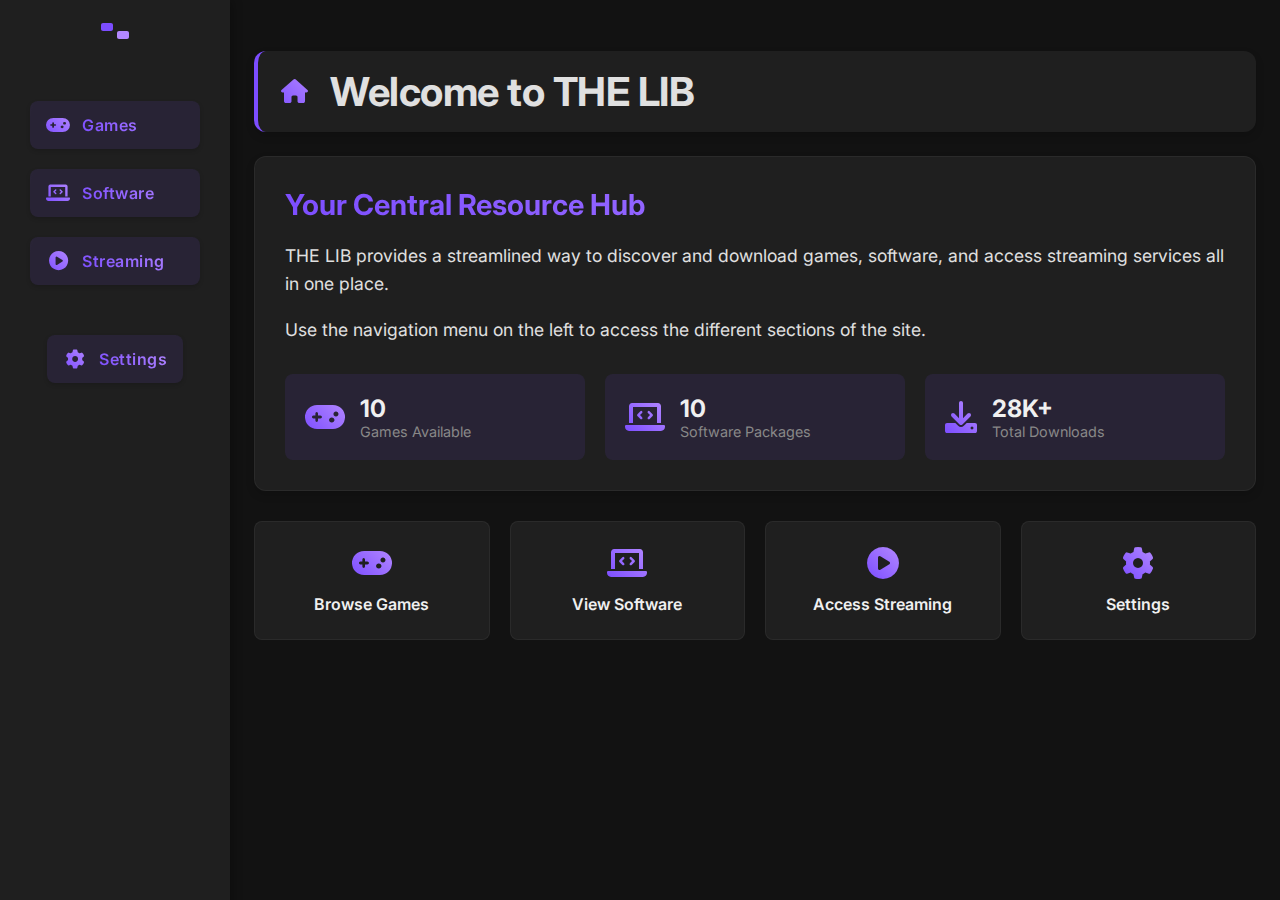
<file: index.html>
<!DOCTYPE html>
<html lang="en">
<head>
    <meta charset="UTF-8">
    <meta name="viewport" content="width=device-width, initial-scale=1.0">
    <title>THE LIB - Home</title>
    <meta name="description" content="Your ultimate repository for games, software, and streaming resources.">
    <link rel="stylesheet" href="css/styles.css">
    <link href="https://fonts.googleapis.com/css2?family=Inter:wght@400;600;700;800&display=swap" rel="stylesheet">
    <link rel="stylesheet" href="https://cdnjs.cloudflare.com/ajax/libs/font-awesome/6.0.0/css/all.min.css">
    <link rel="icon" type="image/x-icon" href="assets/images/favicon.ico">
    <script src="js/error-handler.js"></script>
</head>
<body>
    <div class="sidebar" role="navigation" aria-label="Main navigation">
        <a href="index.html" class="logo-container">
            <img src="assets/images/logo.svg" alt="THE LIB" class="site-logo">
            <h2>THE LIB</h2>
        </a>
        <ul>
            <li><a href="games.html">
                <i class="fas fa-gamepad menu-icon" aria-hidden="true"></i>
                <span>Games</span>
            </a></li>
            <li><a href="software.html">
                <i class="fas fa-laptop-code menu-icon" aria-hidden="true"></i>
                <span>Software</span>
            </a></li>
            <li><a href="streaming.html">
                <i class="fas fa-play-circle menu-icon" aria-hidden="true"></i>
                <span>Streaming</span>
            </a></li>
        </ul>
        <div class="settings-link">
            <a href="settings.html">
                <i class="fas fa-cog menu-icon" aria-hidden="true"></i>
                <span>Settings</span>
            </a>
        </div>
    </div>
    <div class="content">
        <h1><i class="fas fa-home"></i> Welcome to THE LIB</h1>
        
        <div class="welcome-section">
            <div class="welcome-text">
                <h2>Your Central Resource Hub</h2>
                <p>THE LIB provides a streamlined way to discover and download games, software, and access streaming services all in one place.</p>
                <p>Use the navigation menu on the left to access the different sections of the site.</p>
            </div>
            
            <div class="stats-panel">
                <div class="stat-item">
                    <i class="fas fa-gamepad"></i>
                    <div class="stat-info">
                        <span class="stat-number">124</span>
                        <span class="stat-label">Games Available</span>
                    </div>
                </div>
                <div class="stat-item">
                    <i class="fas fa-laptop-code"></i>
                    <div class="stat-info">
                        <span class="stat-number">86</span>
                        <span class="stat-label">Software Packages</span>
                    </div>
                </div>
                <div class="stat-item">
                    <i class="fas fa-download"></i>
                    <div class="stat-info">
                        <span class="stat-number">28K+</span>
                        <span class="stat-label">Total Downloads</span>
                    </div>
                </div>
            </div>
        </div>
        
        <div class="quick-links">
            <a href="games.html" class="quick-link">
                <i class="fas fa-gamepad"></i>
                <span>Browse Games</span>
            </a>
            <a href="software.html" class="quick-link">
                <i class="fas fa-laptop-code"></i>
                <span>View Software</span>
            </a>
            <a href="streaming.html" class="quick-link">
                <i class="fas fa-play-circle"></i>
                <span>Access Streaming</span>
            </a>
            <a href="settings.html" class="quick-link">
                <i class="fas fa-cog"></i>
                <span>Settings</span>
            </a>
        </div>
    </div>
    <script src="js/app.js" defer></script>
    <script src="js/animation-utils.js" defer></script>
    <script>
    document.addEventListener('DOMContentLoaded', async () => {
        try {
            const gamesResponse = await fetch('data/games.json');
            const softwareResponse = await fetch('data/software.json');
            
            if (gamesResponse.ok && softwareResponse.ok) {
                const gamesData = await gamesResponse.json();
                const softwareData = await softwareResponse.json();
                
                // Update stats counts
                const gameCountElement = document.querySelector('.stat-item:nth-child(1) .stat-number');
                const softwareCountElement = document.querySelector('.stat-item:nth-child(2) .stat-number');
                
                if (gameCountElement && gamesData.games) {
                    gameCountElement.textContent = gamesData.games.length;
                }
                
                if (softwareCountElement && softwareData.software) {
                    softwareCountElement.textContent = softwareData.software.length;
                }
            }
        } catch (error) {
            console.error('Error loading data for stats:', error);
        }
    });
    </script>
</body>
</html>
</file>
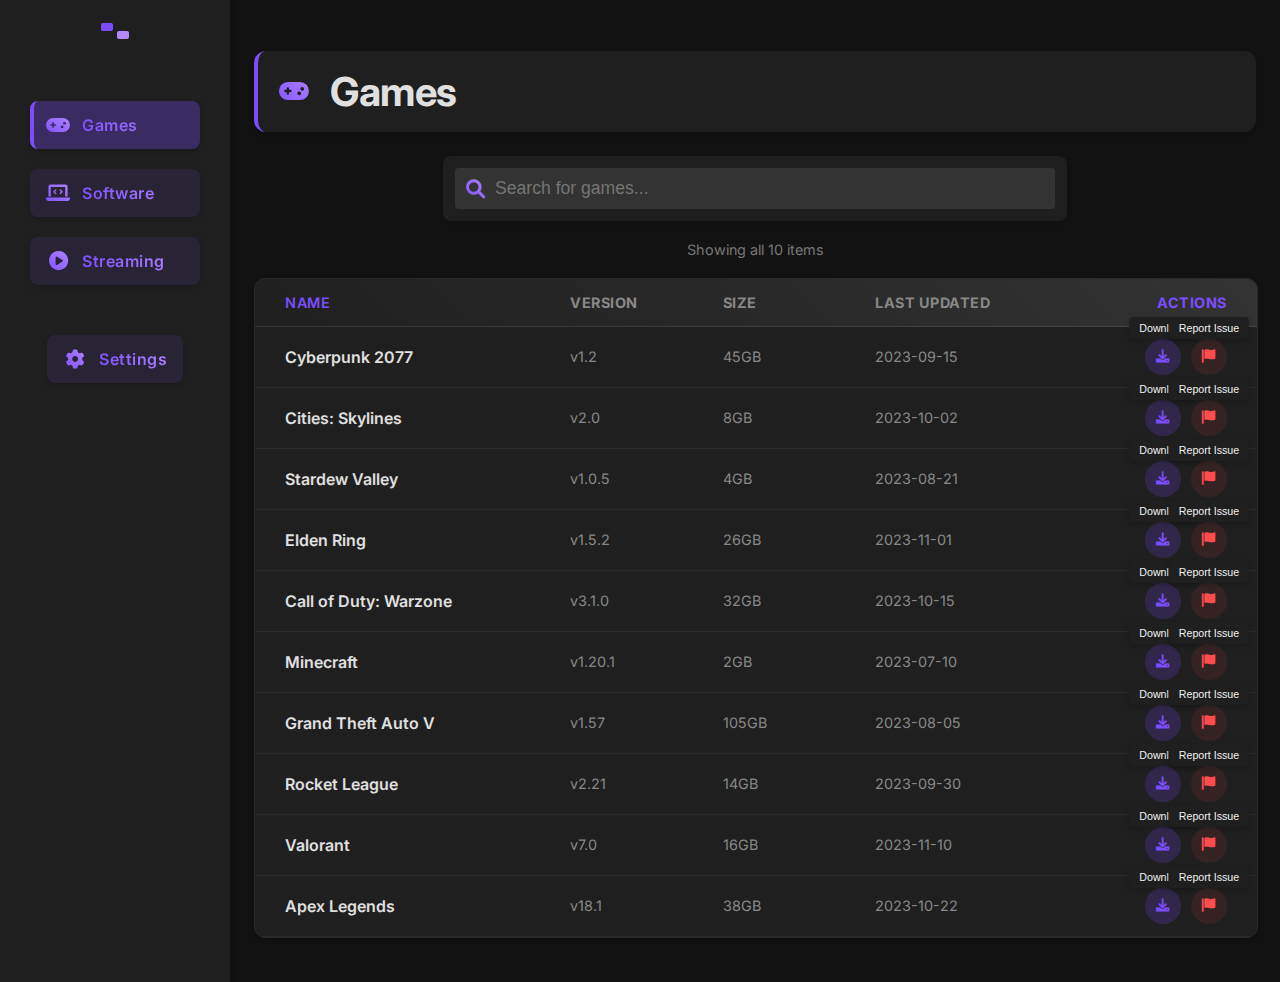
<file: games.html>
<!DOCTYPE html>
<html lang="en">
<head>
    <meta charset="UTF-8">
    <meta name="viewport" content="width=device-width, initial-scale=1.0">
    <title>THE LIB - Games</title>
    <link rel="stylesheet" href="css/styles.css">
    <link href="https://fonts.googleapis.com/css2?family=Inter:wght@400;600;700;800&display=swap" rel="stylesheet">
    <link rel="stylesheet" href="https://cdnjs.cloudflare.com/ajax/libs/font-awesome/6.0.0/css/all.min.css">
    <link rel="icon" type="image/x-icon" href="assets/images/favicon.ico">
    <meta name="description" content="Browse and discover a variety of games in THE LIB.">
    <script src="js/error-handler.js"></script>
</head>
<body>
    <div class="sidebar" role="navigation" aria-label="Main navigation">
        <a href="index.html" class="logo-container">
            <img src="assets/images/logo.svg" alt="THE LIB" class="site-logo">
            <h2>THE LIB</h2>
        </a>
        <ul>
            <li><a href="games.html">
                <i class="fas fa-gamepad menu-icon"></i>
                <span>Games</span>
            </a></li>
            <li><a href="software.html">
                <i class="fas fa-laptop-code menu-icon"></i>
                <span>Software</span>
            </a></li>
            <li><a href="streaming.html">
                <i class="fas fa-play-circle menu-icon"></i>
                <span>Streaming</span>
            </a></li>
        </ul>
        <div class="settings-link">
            <a href="settings.html">
                <i class="fas fa-cog"></i>
                <span>Settings</span>
            </a>
        </div>
    </div>
    <div class="content">
        <h1><i class="fas fa-gamepad menu-icon" aria-hidden="true"></i> Games</h1>
        
        <div class="search-container">
            <div class="search-icon">
                <i class="fas fa-search menu-icon" aria-hidden="true"></i>
            </div>
            <input type="text" id="search-input" class="search-input" 
                   placeholder="Search for games..." aria-label="Search games">
        </div>

        <div class="items-list games-list">
            <div class="list-header">
                <div class="list-column name-column">Name</div>
                <div class="list-column version-column">Version</div>
                <div class="list-column size-column">Size</div>
                <div class="list-column date-column">Last Updated</div>
                <div class="list-column actions-column">Actions</div>
            </div>
            <!-- Data will be loaded dynamically -->
            <div class="loading-spinner">
                <i class="fas fa-spinner fa-pulse"></i>
                <span>Loading games...</span>
            </div>
        </div>
    </div>
    <script src="js/app.js" defer></script>
    <script src="js/modal.js" defer></script>
    <script src="js/data-loader.js" defer></script>
    <script src="js/animation-utils.js" defer></script>
    <script src="js/search.js" defer></script>
</body>
</html>
</file>
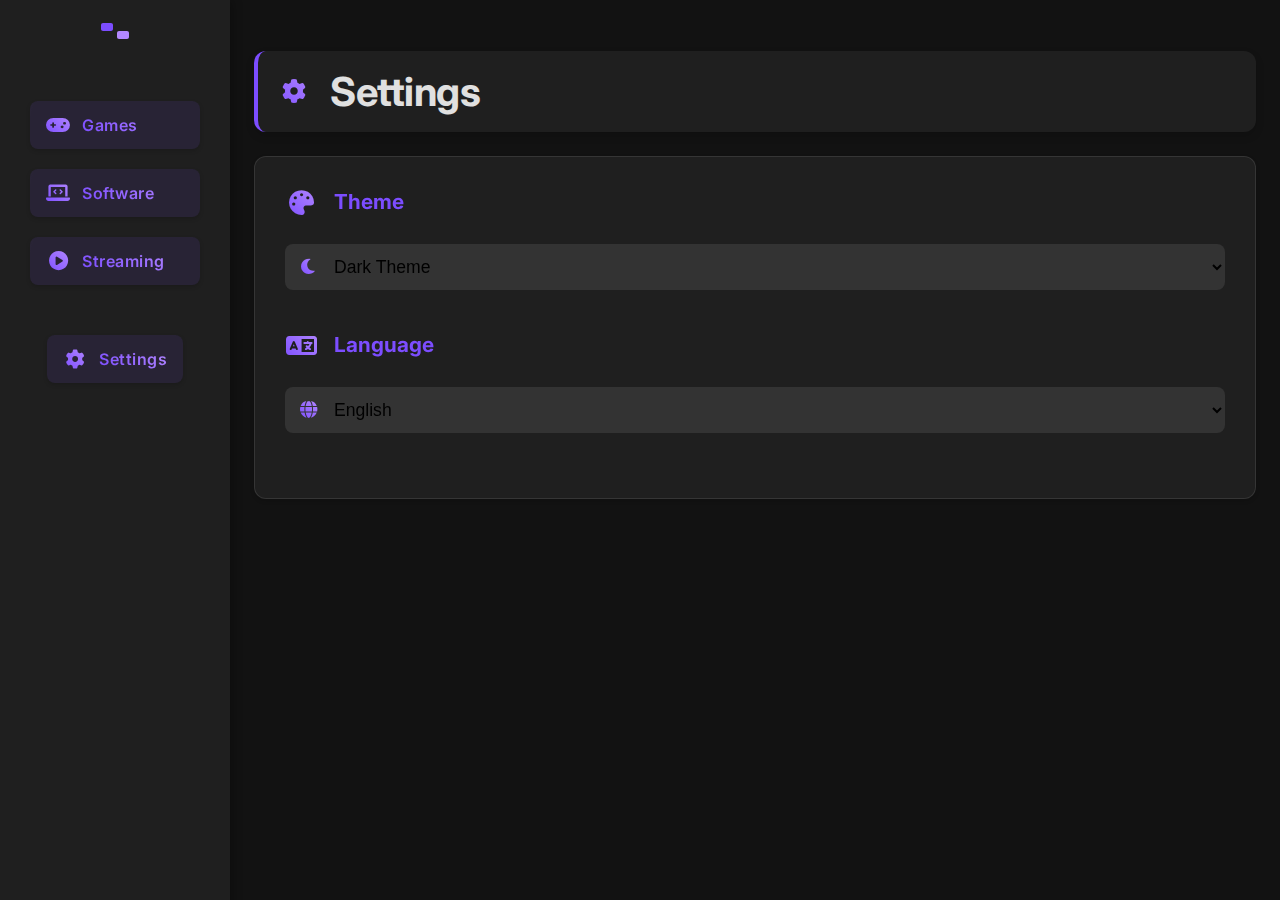
<file: settings.html>
<!DOCTYPE html>
<html lang="en">
<head>
    <meta charset="UTF-8">
    <meta name="viewport" content="width=device-width, initial-scale=1.0">
    <title>THE LIB - Settings</title>
    <link rel="stylesheet" href="css/styles.css">
    <link href="https://fonts.googleapis.com/css2?family=Inter:wght@400;600;700;800&display=swap" rel="stylesheet">
    <link rel="stylesheet" href="https://cdnjs.cloudflare.com/ajax/libs/font-awesome/6.0.0/css/all.min.css">
    <link rel="icon" type="image/x-icon" href="assets/images/favicon.ico">
    <meta name="description" content="Adjust your preferences in THE LIB settings.">
</head>
<body>
    <div class="sidebar" role="navigation" aria-label="Main navigation">
        <a href="index.html" class="logo-container">
            <img src="assets/images/logo.svg" alt="THE LIB" class="site-logo">
            <h2>THE LIB</h2>
        </a>
        <ul>
            <li><a href="games.html">
                <i class="fas fa-gamepad menu-icon"></i>
                <span>Games</span>
            </a></li>
            <li><a href="software.html">
                <i class="fas fa-laptop-code menu-icon"></i>
                <span>Software</span>
            </a></li>
            <li><a href="streaming.html">
                <i class="fas fa-play-circle menu-icon"></i>
                <span>Streaming</span>
            </a></li>
        </ul>
        <div class="settings-link">
            <a href="settings.html">
                <i class="fas fa-cog"></i>
                <span>Settings</span>
            </a>
        </div>
    </div>
    <div class="content">
        <h1><i class="fas fa-cog menu-icon" aria-hidden="true"></i> Settings</h1>

        <div class="settings-section">
            <h2><i class="fas fa-palette menu-icon" aria-hidden="true"></i> Theme</h2>
            <div class="select-container">
                <i class="fas fa-moon select-icon" aria-hidden="true"></i>
                <select id="theme-select" class="settings-select" aria-label="Select theme">
                    <option value="dark">Dark Theme</option>
                    <option value="light">Light Theme</option>
                </select>
            </div>

            <h2><i class="fas fa-language"></i> Language</h2>
            <div class="select-container">
                <i class="fas fa-globe select-icon"></i>
                <select id="language-select" class="settings-select">
                    <option value="en">English</option>
                    <option value="fr">Français</option>
                    <option value="es">Español</option>
                    <option value="de">Deutsch</option>
                </select>
            </div>
        </div>
    </div>
    <script src="js/utils.js" defer></script>
    <script src="js/settings.js" defer></script>
    <script src="js/animation-utils.js" defer></script>
</body>
</html>
</file>
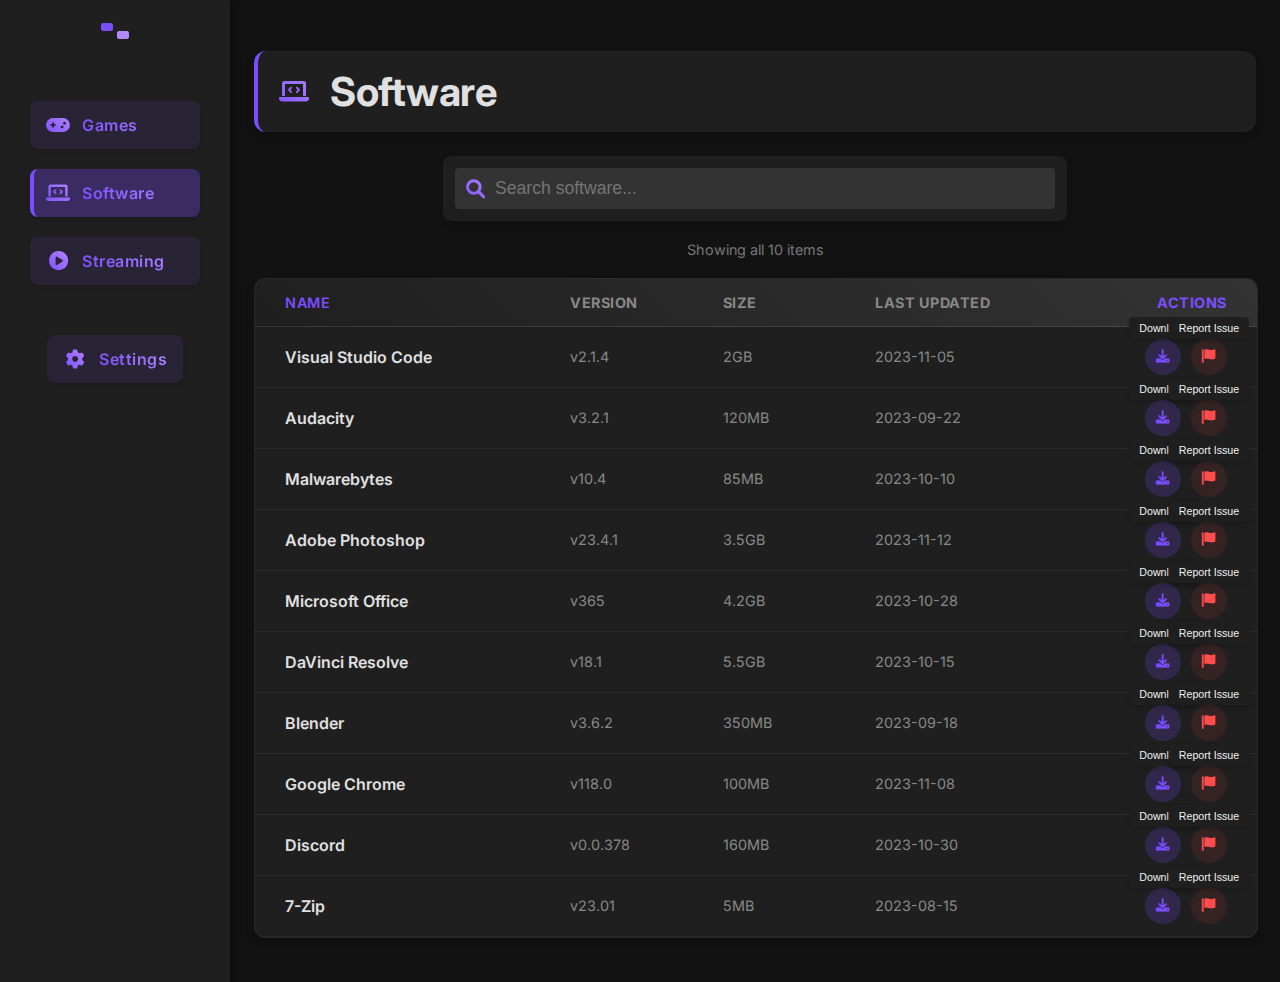
<file: software.html>
<!DOCTYPE html>
<html lang="en">
<head>
    <meta charset="UTF-8">
    <meta name="viewport" content="width=device-width, initial-scale=1.0">
    <title>THE LIB - Software</title>
    <meta name="description" content="Find useful software tools in THE LIB.">
    <link rel="stylesheet" href="css/styles.css">
    <link href="https://fonts.googleapis.com/css2?family=Inter:wght@400;600;700;800&display=swap" rel="stylesheet">
    <link rel="stylesheet" href="https://cdnjs.cloudflare.com/ajax/libs/font-awesome/6.0.0/css/all.min.css">
    <link rel="icon" type="image/x-icon" href="assets/images/favicon.ico">
    <script src="js/error-handler.js"></script>
</head>
<body>
    <div class="sidebar" role="navigation" aria-label="Main navigation">
        <a href="index.html" class="logo-container">
            <img src="assets/images/logo.svg" alt="THE LIB" class="site-logo">
            <h2>THE LIB</h2>
        </a>
        <ul>
            <li><a href="games.html">
                <i class="fas fa-gamepad menu-icon"></i>
                <span>Games</span>
            </a></li>
            <li><a href="software.html">
                <i class="fas fa-laptop-code menu-icon"></i>
                <span>Software</span>
            </a></li>
            <li><a href="streaming.html">
                <i class="fas fa-play-circle menu-icon"></i>
                <span>Streaming</span>
            </a></li>
        </ul>
        <div class="settings-link">
            <a href="settings.html">
                <i class="fas fa-cog"></i>
                <span>Settings</span>
            </a>
        </div>
    </div>
    <div class="content">
        <h1><i class="fas fa-laptop-code"></i> Software</h1>
        
        <div class="search-container">
            <div class="search-icon">
                <i class="fas fa-search"></i>
            </div>
            <input type="text" id="search-input" class="search-input" 
                   placeholder="Search software..." aria-label="Search for software">
        </div>

        <div class="items-list software-list">
            <div class="list-header">
                <div class="list-column name-column">Name</div>
                <div class="list-column version-column">Version</div>
                <div class="list-column size-column">Size</div>
                <div class="list-column date-column">Last Updated</div>
                <div class="list-column actions-column">Actions</div>
            </div>
            <!-- Data will be loaded dynamically -->
            <div class="loading-spinner">
                <i class="fas fa-spinner fa-pulse"></i>
                <span>Loading software...</span>
            </div>
        </div>
    </div>
    <script src="js/app.js" defer></script>
    <script src="js/modal.js" defer></script>
    <script src="js/data-loader.js" defer></script>
    <script src="js/animation-utils.js" defer></script>
    <script src="js/search.js" defer></script>
</body>
</html>
</file>
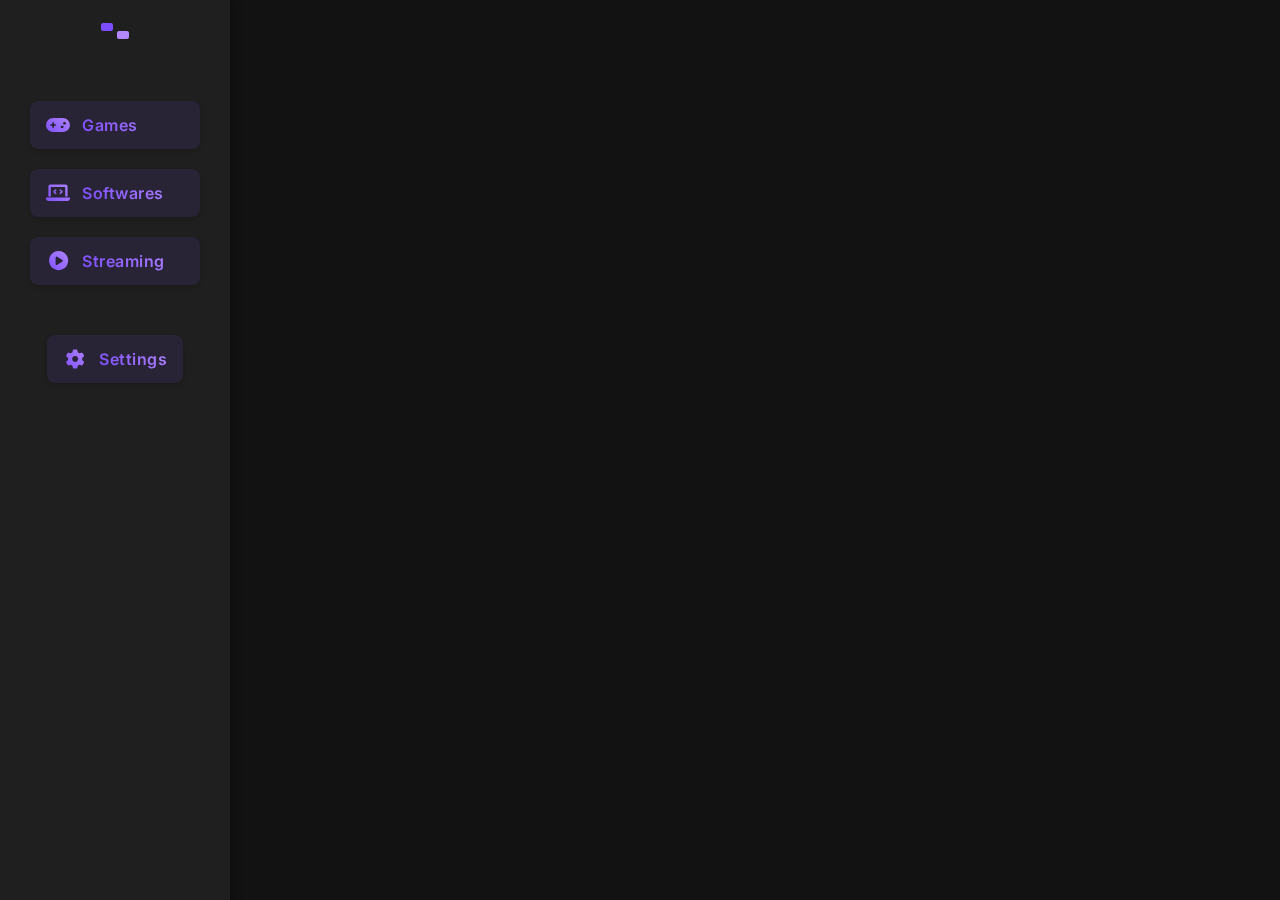
<file: softwares.html>
<!DOCTYPE html>
<html lang="en">
<head>
    <meta charset="UTF-8">
    <meta name="viewport" content="width=device-width, initial-scale=1.0">
    <title>THE LIB - Software</title>
    <meta name="description" content="Find useful software tools in THE LIB.">
    <link rel="stylesheet" href="css/styles.css">
    <link href="https://fonts.googleapis.com/css2?family=Inter:wght@400;600;700;800&display=swap" rel="stylesheet">
    <link rel="stylesheet" href="https://cdnjs.cloudflare.com/ajax/libs/font-awesome/6.0.0/css/all.min.css">
    <link rel="icon" type="image/x-icon" href="assets/images/favicon.ico">
</head>
<body>
    <div class="sidebar" role="navigation" aria-label="Main navigation">
        <a href="index.html" class="logo-container">
            <img src="assets/images/logo.svg" alt="THE LIB" class="site-logo">
            <h2>THE LIB</h2>
        </a>
        <ul>
            <li><a href="games.html">
                <i class="fas fa-gamepad menu-icon"></i>
                <span>Games</span>
            </a></li>
            <li><a href="softwares.html">
                <i class="fas fa-laptop-code menu-icon"></i>
                <span>Softwares</span>
            </a></li>
            <li><a href="streaming.html">
                <i class="fas fa-play-circle menu-icon"></i>
                <span>Streaming</span>
            </a></li>
        </ul>
        <div class="settings-link">
            <a href="settings.html">
                <i class="fas fa-cog"></i>
                <span>Settings</span>
            </a>
        </div>
    </div>
    <div class="content">
        <h1><i class="fas fa-laptop-code"></i> Software</h1>
        
        <div class="search-container">
            <div class="search-icon">
                <i class="fas fa-search"></i>
            </div>
            <input type="text" id="search-input" class="search-input" 
                   placeholder="Search software..." onkeyup="searchItems()">
        </div>

        <div class="card-grid">
            <div class="software-card">
                <div class="software-image">
                    <i class="fas fa-cube"></i>
                    <div class="software-overlay">
                        <span class="tag">Utility</span>
                        <span class="version">v1.0.0</span>
                    </div>
                </div>
                <div class="title-overlay">
                    <h3>Software 1</h3>
                </div>
            </div>
        </div>
    </div>
    <script src="js/search.js" defer></script>
    <script src="js/modal.js" defer></script>
</body>
</html>
</file>
<file: css/styles.css>
:root {
    /* Couleurs */
    --primary-color: #7c4dff;
    --hover-color: #9575ff;
    --bg-dark: #121212;
    --bg-darker: #1f1f1f;
    --text-light: #f0f0f0;
    --accent-gradient: linear-gradient(45deg, #7c4dff, #b388ff);
    
    /* Espacements */
    --spacing-xs: 4px;
    --spacing-sm: 8px;
    --spacing-md: 12px;
    --spacing-lg: 16px;
    --spacing-xl: 24px;
    
    /* Bordures */
    --border-radius-sm: 4px;
    --border-radius-md: 8px;
    --border-radius-lg: 12px;
    
    /* Ombres */
    --shadow-sm: 0 2px 4px rgba(0,0,0,0.15);
    --shadow-md: 0 4px 8px rgba(0,0,0,0.15);
    --shadow-lg: 0 8px 16px rgba(0,0,0,0.2);
    
    /* Transitions */
    --transition-fast: 150ms cubic-bezier(0.4, 0, 0.2, 1);
    --transition-normal: 300ms cubic-bezier(0.4, 0, 0.2, 1);
    --transition-slow: 500ms cubic-bezier(0.4, 0, 0.2, 1);
}

:focus {
    outline: 2px solid var(--primary-color);
    outline-offset: 2px;
}

a:focus, button:focus, input:focus, select:focus {
    outline: 3px solid var(--primary-color);
    outline-offset: 2px;
}

.sr-only {
    position: absolute;
    width: 1px;
    height: 1px;
    padding: 0;
    margin: -1px;
    overflow: hidden;
    clip: rect(0,0,0,0);
    border: 0;
}

body {
    font-family: 'Inter', sans-serif;
    margin: 0;
    padding: 0;
    display: flex;
    background-color: #121212;
    color: #e0e0e0;
    min-height: 100vh;
    overflow-x: hidden;
}

.sidebar {
    width: 200px;
    background-color: #1f1f1f;
    padding: 15px 15px 80px;
    height: 100vh;
    position: fixed;
    box-shadow: 2px 0 10px rgba(0,0,0,0.3);
    z-index: 1000;
    display: flex;
    flex-direction: column;
    align-items: center;
    justify-content: flex-start;
    overflow-y: auto;
    padding-bottom: 80px;
}

.sidebar h2 {
    display: none;
}

.sidebar ul {
    list-style-type: none;
    padding: 0 15px;
    width: 100%;
    flex: 0 1 auto;
    margin: 30px 0;
    box-sizing: border-box;
}

.sidebar ul li {
    margin: 20px 0;
}

.sidebar ul li a,
.settings-link a {
    display: flex;
    align-items: center;
    justify-content: flex-start;
    padding: var(--spacing-md) var(--spacing-lg);
    height: 48px;
    box-sizing: border-box;
    gap: 12px;
    width: 100%;
    text-decoration: none;
    color: var(--text-light);
    border-radius: var(--border-radius-md);
    transition: all var(--transition-normal);
    background: rgba(124, 77, 255, 0.1);
    box-shadow: var(--shadow-sm);
    position: relative;
    overflow: hidden;
}

.sidebar ul li a:before {
    content: '';
    position: absolute;
    left: -100%;
    top: 0;
    width: 100%;
    height: 100%;
    background: linear-gradient(90deg, transparent, rgba(255,255,255,0.1), transparent);
    transition: all 0.6s ease;
    transform: skewX(-15deg);
}

.sidebar ul li a:hover:before {
    left: 100%;
}

.sidebar ul li a:hover,
.settings-link a:hover {
    background: rgba(124, 77, 255, 0.15);
    transform: translateY(-2px);
    box-shadow: var(--shadow-md);
}

.sidebar ul li a i,
.settings-link a i {
    width: 20px;
    text-align: center;
    margin: 0;
    color: var(--primary-color);
    font-size: 1.2em;
    background: var(--accent-gradient);
    -webkit-background-clip: text;
    -webkit-text-fill-color: transparent;
    position: relative;
    left: auto;
    width: 24px;
    flex-shrink: 0;
    text-align: center;
    margin-right: var(--spacing-md);
}

.sidebar ul li a span,
.settings-link a span {
    flex: 1;
    font-weight: 600;
    font-size: 0.95rem;
    background: var(--accent-gradient);
    -webkit-background-clip: text;
    -webkit-text-fill-color: transparent;
    letter-spacing: 0.5px;
    font-size: initial;
    position: relative;
    z-index: 1;
}

.menu-icon {
    position: absolute;
    left: 15px;
    font-size: 1.1em;
    background: var(--accent-gradient);
    -webkit-background-clip: text;
    -webkit-text-fill-color: transparent;
    position: relative;
    left: auto;
    width: 24px;
    flex-shrink: 0;
    text-align: center;
    margin-right: var(--spacing-md);
}

/* Fix for content visibility */
.content {
    flex: 1;
    padding: var(--spacing-xl);
    margin-left: 230px;
    opacity: 0;
    animation: fadeSlideIn 0.5s ease forwards;
}

h1 {
    font-size: 2.5em;
    margin-bottom: 30px;
    position: relative;
    padding-bottom: 10px;
    font-weight: 700;
    letter-spacing: -0.5px;
}

h1:after {
    content: '';
    position: absolute;
    bottom: 0;
    left: 0;
    width: 60px;
    height: 4px;
    background: var (--primary-color);
    border-radius: 2px;
}

.content h1 i {
    margin-right: var(--spacing-md);
    font-size: 1.2em;
}

table {
    width: 100%;
    border-collapse: collapse;
    margin-top: 20px;
    box-shadow: 0 0 20px rgba(0, 0, 0, 0.1);
    animation: slideUp 0.5s ease-in-out;
    border-radius: 8px;
    overflow: hidden;
}

table, th, td {
    border: 1px solid #333;
}

th, td {
    padding: 8px;
    text-align: left;
}

th {
    background-color: #333;
    color: var(--primary-color);
    background: linear-gradient(45deg, var(--bg-darker), #333);
    font-size: 1.1em;
    text-transform: uppercase;
    letter-spacing: 1px;
}

td {
    transition: background-color 0.2s ease;
}

tr:hover {
    background-color: #2a2a2a;
    transition: background-color 0.3s ease;
}

tr:hover td {
    background-color: rgba(124, 77, 255, 0.1);
}

@media (max-width: 768px) {
    .sidebar {
        width: 100%;
        height: auto;
        position: relative;
    }
    
    .content {
        margin-left: 0;
    }
    
    .search-container {
        max-width: 100%;
    }
    
    table {
        display: block;
        overflow-x: auto;
    }
}

.search-container {
    margin: 20px 0;
    position: relative;
    background: var(--bg-darker);
    padding: 12px;
    border-radius: 8px;
    box-shadow: 0 4px 6px rgba(0,0,0,0.1);
    max-width: 600px;
    margin-left: auto;
    margin-right: auto;
    display: flex;
    align-items: center;
}

.search-icon {
    position: absolute;
    left: 20px;
    top: 50%;
    transform: translateY(-50%);
    color: var(--primary-color);
    font-size: 1.2em;
    z-index: 1;
}

.search-input {
    width: 100%;
    padding: 10px 15px 10px 40px;
    border: none;
    border-radius: 4px;
    background: #333;
    color: #e0e0e0;
    transition: all 0.3s ease;
    font-size: 1.1em;
    margin: 0;
}

.search-input:focus {
    transform: scale(1.01);
    transition: transform var(--transition-fast);
}

.tag {
    display: inline-block;
    padding: 4px 8px;
    margin: 2px;
    border-radius: 4px;
    background: var(--primary-color);
    color: var(--bg-dark);
    font-size: 0.8em;
    font-weight: 600;
}

.skeleton {
    background: linear-gradient(90deg, 
        var(--bg-darker) 25%, 
        rgba(124, 77, 255, 0.1) 50%, 
        var(--bg-darker) 75%
    );
    background-size: 200% 100%;
    animation: shimmer 1.5s infinite;
}

@keyframes shimmer {
    0% { background-position: -200% 0; }
    100% { background-position: 200% 0; }
}

::-webkit-scrollbar {
    width: 8px;
}

::-webkit-scrollbar-track {
    background: #1f1f1f;
}

::-webkit-scrollbar-thumb {
    background: #333;
    border-radius: 4px;
    border: 2px solid #1f1f1f;
}

::-webkit-scrollbar-thumb:hover {
    background: var(--primary-color);
}

.download-link {
    padding: 12px 15px;
    background: var(--accent-gradient);
    color: var(--bg-dark);
    border-radius: 8px;
    transition: all 0.3s ease;
    display: inline-flex;
    align-items: center;
    gap: 8px;
    position: relative;
    overflow: hidden;
    will-change: transform;
}

.download-link:hover {
    background: var(--hover-color);
    transform: translateY(-2px);
    box-shadow: 0 4px 8px rgba(0,0,0,0.2);
}

.download-link:active {
    transform: scale(0.98);
    transition: transform var(--transition-fast);
}

.download-link::after {
    content: '';
    position: absolute;
    top: -50%;
    left: -50%;
    width: 200%;
    height: 200%;
    background: rgba(255,255,255,0.1);
    transform: rotate(45deg);
    transition: transform 0.5s ease;
    opacity: 0;
}

.download-link:hover::after {
    transform: rotate(45deg) translate(0, 0);
    opacity: 1;
}

.download-link i {
    font-size: 0.9em;
}

.settings-section {
    background: var(--bg-darker);
    padding: 30px;
    border-radius: var(--border-radius-lg);
    margin: var(--spacing-lg) 0;
    backdrop-filter: blur(10px);
    border: 1px solid rgba(255,255,255,0.1);
    box-shadow: var(--shadow-md);
}

.settings-section h2 {
    color: var(--primary-color);
    margin: 30px 0 15px;
    font-size: 1.3em;
}

.settings-section h2:first-child {
    margin-top: 0;
}

.settings-section h2 i {
    margin-right: 10px;
    background: var(--accent-gradient);
    -webkit-background-clip: text;
    -webkit-text-fill-color: transparent;
}

.select-container {
    position: relative;
    margin-bottom: 25px;
}

.select-icon {
    position: absolute;
    left: 15px;
    top: 50%;
    transform: translateY(-50%);
    color: var(--primary-color);
    font-size: 1.1em;
    background: var(--accent-gradient);
    -webkit-background-clip: text;
    -webkit-text-fill-color: transparent;
    pointer-events: none;
}

.settings-select {
    width: 100%;
    padding: 12px 15px 12px 45px;
    background: #333;
    color: var (--text-light);
    border: none;
    border-radius: 8px;
    margin: 10px 0;
    cursor: pointer;
    font-size: 1.1em;
    transition: all 0.3s ease;
}

.settings-select:hover {
    background: #404040;
}

.settings-select:focus {
    outline: none;
    box-shadow: 0 0 0 2px var(--primary-color);
}

.card-grid {
    display: grid;
    grid-template-columns: repeat(auto-fill, minmax(300px, 1fr));
    gap: var(--spacing-xl);
    padding: var(--spacing-xl) 0;
}

.card {
    background: var(--bg-darker);
    border-radius: var(--border-radius-lg);
    padding: 20px;
    transition: transform var(--transition-normal), 
                box-shadow var(--transition-normal);
    box-shadow: var(--shadow-sm);
    transform: translateZ(0);
    backface-visibility: hidden;
    will-change: transform, opacity;
}

.card:hover {
    transform: translateY(-4px);
    box-shadow: var(--shadow-lg);
}

.card-header {
    display: flex;
    align-items: center;
    gap: 10px;
    margin-bottom: 15px;
}

.card-header i {
    color: var(--primary-color);
    font-size: 1.5em;
}

.card-title {
    margin: 0;
    color: var(--text-light);
}

@keyframes fadeIn {
    from { opacity: 0; }
    to { opacity: 1; }
}

@keyframes slideUp {
    0% { 
        transform: translateY(20px);
        opacity: 0;
    }
    100% {
        transform: translateY(0);
        opacity: 1;
    }
}

@keyframes fadeSlideIn {
    0% {
        opacity: 0;
        transform: translateY(20px);
    }
    100% {
        opacity: 1;
        transform: translateY(0);
    }
}

@keyframes shimmer {
    0% { background-position: -200% 0; }
    100% { background-position: 200% 0; }
}

@keyframes pulse {
    0% {
        transform: scale(1);
        opacity: 0.9;
    }
    50% {
        transform: scale(1.05);
        opacity: 1;
    }
    100% {
        transform: scale(1);
        opacity: 0.9;
    }
}

@keyframes modalSlideIn {
    from {
        transform: translateY(100px);
        opacity: 0;
    }
    to {
        transform: translateY(0);
        opacity: 1;
    }
}

@keyframes slideInRight {
    from {
        transform: translateX(100%);
        opacity: 0;
    }
    to {
        transform: translateX(0);
        opacity: 1;
    }
}

.modal-overlay {
    position: fixed;
    top: 0;
    left: 0;
    right: 0;
    bottom: 0;
    background: rgba(0, 0, 0, 0.85);
    backdrop-filter: blur(8px);
    display: none;
    justify-content: center;
    align-items: center;
    z-index: 1000;
    padding: 2rem;
    transition: opacity 0.3s cubic-bezier(0.4, 0, 0.2, 1), visibility 0.3s cubic-bezier(0.4, 0, 0.2, 1);
    opacity: 0;
    visibility: hidden;
}

.modal-content {
    background: var(--bg-darker);
    width: 95%;
    max-width: 1200px;
    min-height: 80vh;
    border-radius: var(--border-radius-lg);
    padding: 3rem;
    position: relative;
    box-shadow: var(--shadow-lg);
    animation: modalSlideIn 0.4s ease-out;
    display: grid;
    grid-template-columns: 1fr 1fr;
    gap: 3rem;
    transition: transform 0.4s cubic-bezier(0.175, 0.885, 0.32, 1.275), opacity 0.3s ease;
    transform: translateY(100px);
    opacity: 0;
    transform: translateZ(0);
    backface-visibility: hidden;
    will-change: transform, opacity;
}

.modal-close {
    position: absolute;
    top: 1.5rem;
    right: 1.5rem;
    background: rgba(124, 77, 255, 0.1);
    border: none;
    color: var(--primary-color);
    font-size: 1.8rem;
    cursor: pointer;
    padding: 0.8rem;
    border-radius: 50%;
    transition: all 0.3s ease;
    width: 50px;
    height: 50px;
    display: flex;
    align-items: center;
    justify-content: center;
}

.modal-close:hover {
    background: rgba(124, 77, 255, 0.2);
    transform: rotate(90deg);
}

.modal-image {
    width: 100%;
    height: 100%;
    border-radius: 15px;
    overflow: hidden;
    margin: 0;
    position: relative;
}

.modal-image img {
    width: 100%;
    height: 100%;
    object-fit: cover;
}

.modal-details {
    display: flex;
    flex-direction: column;
    gap: 2rem;
}

.modal-title {
    font-size: 2.5rem;
    color: var(--text-light);
    margin: 0;
    background: var(--accent-gradient);
    -webkit-background-clip: text;
    -webkit-text-fill-color: transparent;
}

.modal-meta {
    display: flex;
    flex-wrap: wrap;
    gap: 1rem;
    align-items: center;
}

.modal-meta .tag,
.modal-meta .version,
.modal-meta .size-tag {
    font-size: 1rem;
    padding: 0.5rem 1rem;
}

.modal-active {
    display: flex;
    opacity: 1;
    visibility: visible;
}

.modal-active .modal-content {
    transform: translateY(0) translateZ(0);
    opacity: 1;
}

.modal-closing {
    opacity: 0;
}

.modal-closing .modal-content {
    transform: scale(0.95) translateZ(0);
    opacity: 0;
    transition: transform 0.3s cubic-bezier(0.6, -0.28, 0.735, 0.045), opacity 0.3s ease;
}

@media (max-width: 768px) {
    .modal-content {
        grid-template-columns: 1fr;
        padding: 2rem;
        height: auto;
    }

    .modal-image {
        height: 300px;
    }
}

.sidebar ul li a i,
.download-link i,
.settings-link a i {
    vertical-align: middle;
}

.sidebar ul li a, 
.settings-link a,
.download-link {
    display: inline-flex;
    align-items: center;
    gap: var(--spacing-md);
    padding: var(--spacing-md) var(--spacing-lg);
    border-radius: var(--border-radius-md);
    transition: all var(--transition-normal);
}

.menu-icon,
.settings-icon,
.search-icon {
    font-size: 1.2em;
    vertical-align: middle;
}

.card,
.game-card,
.software-card,
.settings-section {
    border-radius: var(--border-radius-lg);
    box-shadow: var(--shadow-sm);
    transition: transform var(--transition-normal), 
                box-shadow var(--transition-normal);
    transform: translateZ(0);
    backface-visibility: hidden;
    will-change: transform, opacity;
}

.sidebar ul li a:hover,
.settings-link a:hover {
    transform: translateY(-2px);
}

.sidebar ul li a::before,
.settings-link a::before {
    z-index: 0;
}

.game-image i {
    font-size: 5rem;
    color: var(--primary-color);
    opacity: 0.7;
}

.game-image {
    display: flex;
    align-items: center;
    justify-content: center;
    background: linear-gradient(45deg, var(--bg-darker), #2a2a2a);
}

/* Correction des icônes */
.sidebar ul li a i,
.settings-link a i,
.menu-icon {
    display: flex;
    justify-content: center;
    align-items: center;
    width: 24px;
    height: 24px;
    font-size: 1.2em;
    margin: 0;
    flex-shrink: 0;
}

.sidebar ul li a,
.settings-link a {
    padding: var(--spacing-md) var(--spacing-lg);
    height: 48px;
    gap: var(--spacing-md);
    display: flex;
    align-items: center;
}

h1 i,
h2 i {
    width: 32px;
    height: 32px;
    display: flex;
    justify-content: center;
    align-items: center;
}

h1 i,
h2 i,
.content h1 i,
.settings-section h2 i,
.search-icon i {
    display: inline-flex;
    justify-content: center;
    align-items: center;
    width: 32px;
    height: 32px;
    font-size: 1.2em;
    margin-right: var(--spacing-md);
    background: var(--accent-gradient);
    -webkit-background-clip: text;
    -webkit-text-fill-color: transparent;
    vertical-align: middle;
    position: relative;
}

.search-icon i {
    background: var(--accent-gradient);
    -webkit-background-clip: text;
    -webkit-text-fill-color: transparent;
}

/* Amélioration des titres de page */
.content h1 {
    display: flex;
    align-items: center;
    padding: var(--spacing-lg);
    margin-bottom: var(--spacing-xl);
    background: var(--bg-darker);
    border-radius: var(--border-radius-lg);
    box-shadow: var(--shadow-md);
    border-left: 4px solid var(--primary-color);
}

/* Correction du cadrage des icônes dans les titres */
.content h1 i {
    font-size: 1.5rem;
    width: 40px;
    height: 40px;
    display: flex;
    align-items: center;
    justify-content: center;
    margin-right: var(--spacing-lg);
    background: var(--accent-gradient);
    -webkit-background-clip: text;
    -webkit-text-fill-color: transparent;
    position: relative;
}

/* Suppression de la bordure inférieure existante */
.content h1:after {
    display: none;
}

/* Ajustement global des icônes dans l'interface */
.menu-icon,
.search-icon i,
.settings-icon {
    font-size: 1.2rem;
    width: 24px;
    height: 24px;
    display: flex;
    align-items: center;
    justify-content: center;
    background: var(--accent-gradient);
    -webkit-background-clip: text;
    -webkit-text-fill-color: transparent;
}

/* Add styles for search enhancements */
.search-container {
    margin: 20px 0;
    position: relative;
    background: var(--bg-darker);
    padding: 12px;
    border-radius: 8px;
    box-shadow: 0 4px 6px rgba(0,0,0,0.1);
    max-width: 600px;
    margin-left: auto;
    margin-right: auto;
    display: flex;
    align-items: center;
}

.search-clear {
    position: absolute;
    right: 20px;
    top: 50%;
    transform: translateY(-50%);
    background: none;
    border: none;
    color: #777;
    cursor: pointer;
    font-size: 1em;
    opacity: 0.7;
    transition: opacity var(--transition-fast);
    z-index: 2;
}

.search-clear:hover {
    opacity: 1;
    color: var (--primary-color);
}

.results-count {
    text-align: center;
    margin: 10px 0;
    font-size: 0.9em;
    color: #777;
    animation: fadeIn 0.3s ease-in;
}

/* Card clickable state */
.game-card, .software-card {
    background: var(--bg-darker);
    border-radius: var(--border-radius-lg);
    overflow: hidden;
    transition: transform 0.3s ease, box-shadow 0.3s ease, opacity 0.3s ease;
    position: relative;
    height: 280px;
    margin-bottom: var(--spacing-lg);
    box-shadow: var(--shadow-sm);
    cursor: pointer;
    opacity: 1;
    transform: translateZ(0);
    backface-visibility: hidden;
    will-change: transform, opacity;
}

.game-image, .software-image {
    position: relative;
    height: 100%;
    width: 100%;
    overflow: hidden;
    transition: all 0.5s ease-in-out;
}

.game-image img, .software-image img {
    width: 100%;
    height: 100%;
    object-fit: cover;
    transition: transform 0.5s ease;
}

.game-card:hover .game-image img,
.software-card:hover .software-image img {
    transform: scale(1.08);
}

.game-overlay, .software-overlay {
    position: absolute;
    top: 0;
    left: 0;
    right: 0;
    padding: 1rem;
    display: flex;
    justify-content: space-between;
    z-index: 1;
}

.title-overlay {
    position: absolute;
    bottom: 0;
    left: 0;
    right: 0;
    padding: 3rem 1.5rem 1.5rem;
    background: linear-gradient(to top, rgba(18, 18, 18, 0.9), rgba(18, 18, 18, 0.3), transparent);
    text-align: left;
    transition: all 0.3s ease;
}

.game-card:hover .title-overlay,
.software-card:hover .title-overlay {
    padding-bottom: 2rem;
    background: linear-gradient(to top, rgba(124, 77, 255, 0.8), rgba(18, 18, 18, 0.5), transparent);
}

.title-overlay h3 {
    margin: 0;
    color: white;
    font-size: 1.2rem;
    font-weight: 600;
    text-shadow: 0 2px 4px rgba(0,0,0,0.5);
}

/* Modal image improvements */
.modal-image {
    width: 100%;
    height: 100%;
    border-radius: 15px;
    overflow: hidden;
    margin: 0;
    position: relative;
}

.modal-image .image-placeholder {
    position: absolute;
    top: 0;
    left: 0;
    width: 100%;
    height: 100%;
    background: linear-gradient(135deg, var(--bg-darker), #2a2a2a);
    display: flex;
    align-items: center;
    justify-content: center;
    opacity: 0;
    transition: opacity 0.3s ease;
}

.modal-image .image-placeholder.loading {
    opacity: 1;
}

.modal-image .image-placeholder:after {
    content: "";
    width: 50px;
    height: 50px;
    border: 5px solid rgba(124, 77, 255, 0.3);
    border-radius: 50%;
    border-top-color: var(--primary-color);
    animation: spin 1s infinite linear;
}

@keyframes spin {
    0% { transform: rotate(0deg); }
    100% { transform: rotate(360deg); }
}

.modal-image img {
    width: 100%;
    height: 100%;
    object-fit: cover;
    transition: transform 0.5s ease;
}

.modal-active .modal-image img {
    animation: zoomIn 0.5s ease-out;
}

/* Add a zoom in animation for modal images */
@keyframes zoomIn {
    from { transform: scale(0.85); opacity: 0.5; }
    to { transform: scale(1); opacity: 1; }
}

/* Add animation for staggered tag display in modal */
.modal-meta .tag, 
.modal-meta .version, 
.modal-meta .size-tag {
    animation: fadeInUp 0.4s ease both;
    opacity: 0;
}

@keyframes fadeInUp {
    from {
        opacity: 0;
        transform: translateY(10px);
    }
    to {
        opacity: 1;
        transform: translateY(0);
    }
}

/* Add a special class for clicked cards */
.card-clicked {
    transform: scale(0.95) translateZ(0);
    opacity: 0.8;
    transition: transform 0.2s ease, opacity 0.2s ease;
}

/* Enhance animations for will-animate elements */
.will-animate {
    opacity: 0;
    transform: translateY(30px);
    transition: opacity 0.5s ease, transform 0.5s ease;
}

/* Ensure elements become visible if animations fail */
body.page-loaded .will-animate {
    transition-delay: 1s;
    opacity: 1;
}

/* Make sure animate-in class actually makes elements visible */
.animate-in {
    opacity: 1 !important;
    transform: translateY(0) !important;
    visibility: visible !important;
}

/* Loading state for search */
.card-grid.searching .game-card,
.card-grid.searching .software-card {
    opacity: 0.6;
    transition: opacity 0.3s ease;
}

/* Active navigation link */
.sidebar ul li a.active {
    background: rgba(124, 77, 255, 0.3);
    border-left: 4px solid var(--primary-color);
    padding-left: calc(var(--spacing-lg) - 4px);
}

/* Notifications */
#notification-container {
    position: fixed;
    bottom: 20px;
    right: 20px;
    z-index: 1010;
    display: flex;
    flex-direction: column;
    gap: 10px;
}

.notification {
    background: var(--bg-darker);
    color: var(--text-light);
    border-left: 4px solid var(--primary-color);
    padding: 15px 40px 15px 20px;
    border-radius: 6px;
    box-shadow: var(--shadow-md);
    position: relative;
    animation: slideInRight 0.3s ease-out forwards;
    max-width: 300px;
    transition: opacity 0.3s ease, transform 0.3s ease;
}

.notification.hiding {
    opacity: 0;
    transform: translateX(100%);
}

.notification-close {
    position: absolute;
    top: 10px;
    right: 10px;
    background: none;
    border: none;
    color: #777;
    cursor: pointer;
    font-size: 1.2em;
    opacity: 0.7;
    transition: opacity var(--transition-fast);
}

.notification-close:hover {
    opacity: 1;
    color: var(--primary-color);
}

/* Add tooltip styles */
[data-tooltip] {
    position: relative;
}

.tooltip {
    position: absolute;
    bottom: 100%;
    left: 50%;
    transform: translateX(-50%);
    background: var(--bg-darker);
    color: var(--text-light);
    padding: 5px 10px;
    border-radius: 4px;
    font-size: 0.8em;
    white-space: nowrap;
    opacity: 0;
    visibility: hidden;
    transition: all 0.3s ease;
    z-index: 100;
    box-shadow: var(--shadow-sm);
    pointer-events: none;
}

.tooltip.visible,
[data-tooltip]:hover .tooltip {
    opacity: 1;
    visibility: visible;
    transform: translateX(-50%) translateY(-5px);
}

/* Add button container styles */
.button-container {
    display: flex;
    flex-wrap: wrap;
    gap: 10px;
    margin: 15px 0;
}

/* Page transition animations */
.page-loaded .content {
    animation: fadeIn 0.5s ease-in-out;
}

@media (prefers-reduced-motion: reduce) {
    * {
        animation-duration: 0.01ms !important;
        transition-duration: 0.01ms !important;
    }
}

/* Improved mobile responsiveness */
@media (max-width: 768px) {
    /* ...existing mobile styles... */
    
    .sidebar {
        width: 100%;
        height: auto;
        position: relative;
        padding: 15px 15px 20px;
        overflow-x: auto;
        white-space: nowrap;
    }
    
    .sidebar ul {
        display: flex;
        flex-direction: row;
        margin: 10px 0;
        padding: 0;
        overflow-x: auto;
    }
    
    .sidebar ul li {
        margin: 0 10px 0 0;
    }
    
    .sidebar ul li a, 
    .settings-link a {
        height: 40px;
        padding: var(--spacing-sm) var(--spacing-md);
    }
    
    .logo-container {
        justify-content: center;
        margin-bottom: 10px;
    }
    
    .settings-link {
        position: static;
        width: auto;
        padding: 10px 0;
    }
    
    .content {
        margin-left: 0;
        padding: var(--spacing-md);
    }
    
    .content h1 {
        font-size: 1.8em;
    }
    
    .card-grid {
        grid-template-columns: 1fr;
    }
    
    .modal-content {
        grid-template-columns: 1fr;
        padding: 2rem 1.5rem;
    }
    
    .modal-image {
        height: 200px;
    }
}

/* List View Styles */
.items-list {
    background: var(--bg-darker);
    border-radius: var(--border-radius-lg);
    box-shadow: var(--shadow-md);
    width: 100%;
    margin: 20px 0;
    overflow: hidden;
    border: 1px solid rgba(255, 255, 255, 0.05);
}

.list-header {
    display: flex;
    padding: 15px 20px;
    background: linear-gradient(45deg, var(--bg-darker), #333);
    font-weight: bold;
    border-bottom: 1px solid rgba(255,255,255,0.1);
    color: var(--primary-color);
    font-size: 0.9rem;
    letter-spacing: 0.5px;
    text-transform: uppercase;
}

.list-item {
    display: flex;
    padding: 12px 20px;
    border-bottom: 1px solid rgba(255,255,255,0.05);
    align-items: center;
    transition: background-color 0.2s ease;
    animation: fadeInUp 0.4s ease both;
}

.list-item:hover {
    background-color: rgba(124, 77, 255, 0.1);
}

.list-column {
    padding: 0 10px;
}

.name-column {
    flex: 3;
    display: flex;
    align-items: center;
    gap: 15px;
    font-weight: 600;
}

.version-column {
    flex: 1;
    color: #888;
    font-size: 0.9rem;
}

.size-column {
    flex: 1;
    color: #888;
    font-size: 0.9rem;
}

.date-column {
    flex: 1.5;
    color: #888;
    font-size: 0.9rem;
}

.actions-column {
    flex: 2;
    display: flex;
    justify-content: flex-end;
    gap: 10px;
}

.item-thumbnail {
    width: 40px;
    height: 40px;
    border-radius: var(--border-radius-sm);
    object-fit: cover;
}

.action-button {
    background: transparent;
    border: none;
    width: 36px;
    height: 36px;
    border-radius: 50%;
    display: flex;
    align-items: center;
    justify-content: center;
    cursor: pointer;
    transition: all 0.2s ease;
    color: var(--text-light);
}

.download-button {
    background: rgba(124, 77, 255, 0.2);
    color: var(--primary-color);
}

.download-button:hover {
    background: var(--primary-color);
    color: white;
    transform: translateY(-2px);
}

.report-button {
    background: rgba(255, 77, 77, 0.1);
    color: #ff4d4d;
}

.report-button:hover {
    background: rgba(255, 77, 77, 0.2);
    color: #ff7070;
    transform: translateY(-2px);
}

.details-button {
    background: rgba(255, 255, 255, 0.1);
}

.details-button:hover {
    background: rgba(255, 255, 255, 0.2);
    transform: translateY(-2px);
}

/* List responsiveness */
@media (max-width: 768px) {
    .items-list {
        border-radius: var(--border-radius-md);
        font-size: 0.9rem;
    }
    
    .list-header {
        padding: 10px;
    }
    
    .list-item {
        padding: 10px;
        flex-wrap: wrap;
    }
    
    .name-column {
        flex: 1 0 100%;
        margin-bottom: 10px;
    }
    
    .version-column,
    .size-column,
    .date-column {
        flex: 1;
    }
    
    .actions-column {
        flex: 1 0 100%;
        justify-content: flex-start;
        margin-top: 10px;
    }
    
    .date-column {
        display: none;
    }
}

/* Even more compact on very small screens */
@media (max-width: 480px) {
    .version-column {
        display: none;
    }
}

/* List View Styles Updated */
.items-list {
    background: var(--bg-darker);
    border-radius: var(--border-radius-lg);
    box-shadow: var(--shadow-md);
    width: 100%;
    margin: 20px 0;
    overflow: hidden;
    border: 1px solid rgba(255, 255, 255, 0.05);
}

.list-header {
    display: flex;
    padding: 15px 20px;
    background: linear-gradient(45deg, var(--bg-darker), #333);
    font-weight: bold;
    border-bottom: 1px solid rgba(255,255,255,0.1);
    color: var(--primary-color);
    font-size: 0.9rem;
    letter-spacing: 0.5px;
    text-transform: uppercase;
}

.list-item {
    display: flex;
    padding: 12px 20px;
    border-bottom: 1px solid rgba(255,255,255,0.05);
    align-items: center;
    transition: background-color 0.2s ease;
    animation: fadeInUp 0.4s ease both;
}

.list-item:hover {
    background-color: rgba(124, 77, 255, 0.1);
}

.list-column {
    padding: 0 10px;
}

/* Name column without image */
.name-column {
    flex: 2;
    font-weight: 600;
}

.version-column {
    flex: 1;
    color: #888;
    font-size: 0.9rem;
}

.size-column {
    flex: 1;
    color: #888;
    font-size: 0.9rem;
}

.date-column {
    flex: 1.5;
    color: #888;
    font-size: 0.9rem;
}

.actions-column {
    flex: 1;
    display: flex;
    justify-content: flex-end;
    gap: 10px;
}

.action-button {
    background: transparent;
    border: none;
    width: 36px;
    height: 36px;
    border-radius: 50%;
    display: flex;
    align-items: center;
    justify-content: center;
    cursor: pointer;
    transition: all 0.2s ease;
    color: var(--text-light);
}

.download-button {
    background: rgba(124, 77, 255, 0.2);
    color: var(--primary-color);
}

.download-button:hover {
    background: var(--primary-color);
    color: white;
    transform: translateY(-2px);
}

.report-button {
    background: rgba(255, 77, 77, 0.1);
    color: #ff4d4d;
}

.report-button:hover {
    background: rgba(255, 77, 77, 0.2);
    color: #ff7070;
    transform: translateY(-2px);
}

/* Enhanced Index Page Styles */
.welcome-section {
    background: var(--bg-darker);
    border-radius: var(--border-radius-lg);
    padding: 30px;
    box-shadow: var(--shadow-md);
    margin-bottom: 30px;
    border: 1px solid rgba(255, 255, 255, 0.05);
}

.welcome-text h2 {
    font-size: 1.8em;
    margin-top: 0;
    margin-bottom: 20px;
    color: var(--primary-color);
    background: var(--accent-gradient);
    -webkit-background-clip: text;
    -webkit-text-fill-color: transparent;
}

.welcome-text p {
    font-size: 1.1em;
    line-height: 1.6;
    margin-bottom: 15px;
}

.stats-panel {
    display: flex;
    flex-wrap: wrap;
    gap: 20px;
    margin-top: 30px;
}

.stat-item {
    flex: 1;
    min-width: 200px;
    padding: 20px;
    background: rgba(124, 77, 255, 0.1);
    border-radius: var(--border-radius-md);
    display: flex;
    align-items: center;
    gap: 15px;
    transition: all var(--transition-normal);
}

.stat-item:hover {
    transform: translateY(-5px);
    box-shadow: var(--shadow-md);
    background: rgba(124, 77, 255, 0.15);
}

.stat-item i {
    font-size: 2em;
    color: var(--primary-color);
    background: var(--accent-gradient);
    -webkit-background-clip: text;
    -webkit-text-fill-color: transparent;
}

.stat-info {
    display: flex;
    flex-direction: column;
}

.stat-number {
    font-size: 1.5em;
    font-weight: bold;
    color: var(--text-light);
}

.stat-label {
    font-size: 0.9em;
    color: #888;
}

.quick-links {
    display: grid;
    grid-template-columns: repeat(auto-fill, minmax(200px, 1fr));
    gap: 20px;
    margin-top: 20px;
}

.quick-link {
    display: flex;
    flex-direction: column;
    align-items: center;
    justify-content: center;
    padding: 25px;
    background: var(--bg-darker);
    border-radius: var(--border-radius-md);
    color: var(--text-light);
    text-decoration: none;
    transition: all var(--transition-normal);
    border: 1px solid rgba(255, 255, 255, 0.05);
    gap: 15px;
}

.quick-link i {
    font-size: 2em;
    color: var(--primary-color);
    background: var(--accent-gradient);
    -webkit-background-clip: text;
    -webkit-text-fill-color: transparent;
    transition: all var(--transition-normal);
}

.quick-link span {
    font-weight: 600;
}

.quick-link:hover {
    transform: translateY(-5px);
    box-shadow: var(--shadow-md);
    background: rgba(124, 77, 255, 0.1);
}

.quick-link:hover i {
    transform: scale(1.2);
}

/* List responsiveness */
@media (max-width: 768px) {
    /* ...existing code... */

    .welcome-section {
        padding: 20px;
    }
    
    .stats-panel {
        flex-direction: column;
    }
    
    .quick-links {
        grid-template-columns: repeat(2, 1fr);
    }
}

/* Even more compact on very small screens */
@media (max-width: 480px) {
    /* ...existing code... */
    
    .quick-links {
        grid-template-columns: 1fr;
    }
}

/* Loading state */
.loading-spinner {
    display: flex;
    align-items: center;
    justify-content: center;
    padding: 2rem;
    flex-direction: column;
    gap: 1rem;
    color: var(--primary-color);
}

.loading-spinner i {
    font-size: 2rem;
    animation: spin 1.5s infinite linear;
}

.loading-spinner span {
    font-size: 1rem;
    opacity: 0.7;
}

/* Empty state */
.empty-message {
    padding: 2rem;
    text-align: center;
    color: #777;
    font-style: italic;
}

/* Clickable list items */
.list-item {
    cursor: pointer;
    transition: transform 0.2s ease, background-color 0.2s ease;
}

.list-item:hover {
    transform: translateY(-2px);
}

.list-item.card-clicked {
    transform: scale(0.98);
    opacity: 0.7;
}

/* Error message styles */
.error-message {
    background: var(--bg-darker);
    border-left: 4px solid #ff4d4d;
    border-radius: var(--border-radius-lg);
    padding: 20px;
    margin: 20px 0;
    text-align: center;
    animation: fadeIn 0.3s ease-in-out;
}

.error-message h2 {
    color: #ff4d4d;
    margin-top: 0;
}

.retry-button {
    background: var(--primary-color);
    color: white;
    border: none;
    padding: 10px 20px;
    border-radius: var(--border-radius-md);
    cursor: pointer;
    margin-top: 15px;
    transition: background-color 0.2s ease;
}

.retry-button:hover {
    background: var(--hover-color);
}
</file>
